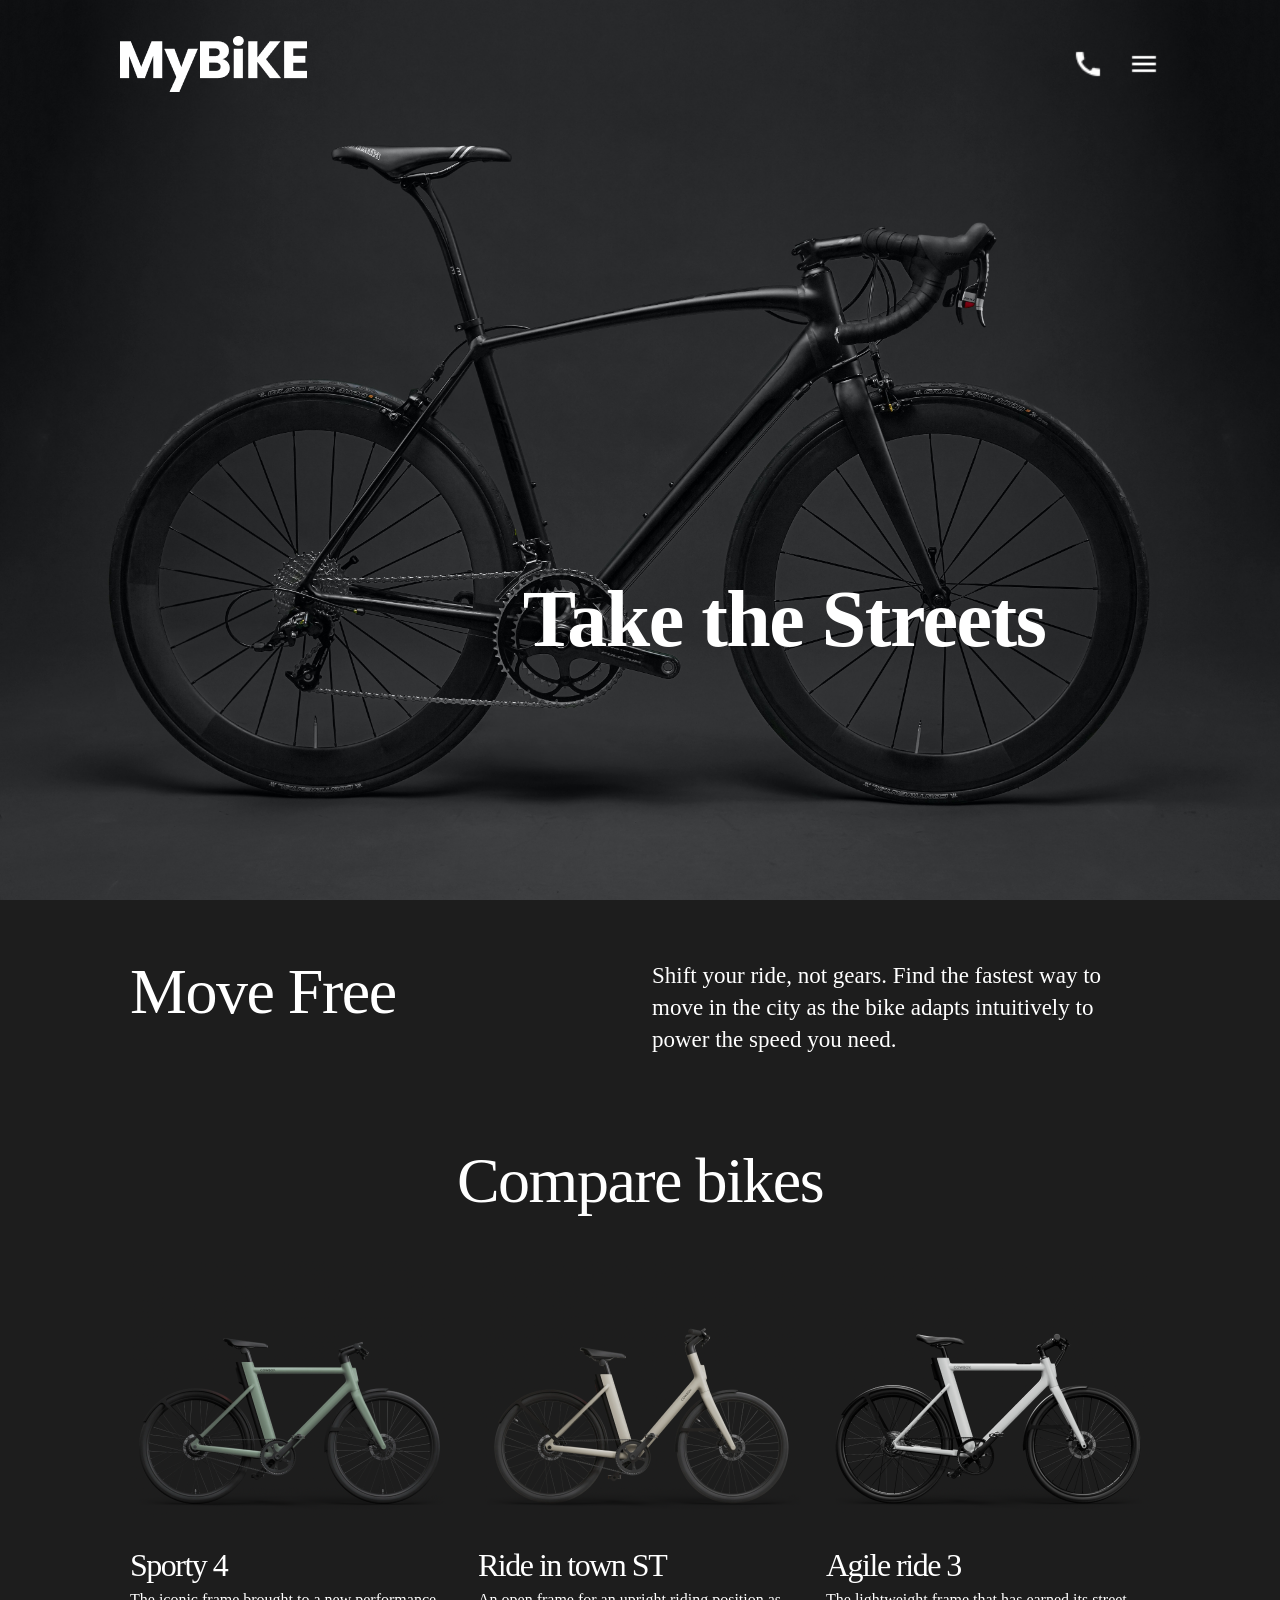
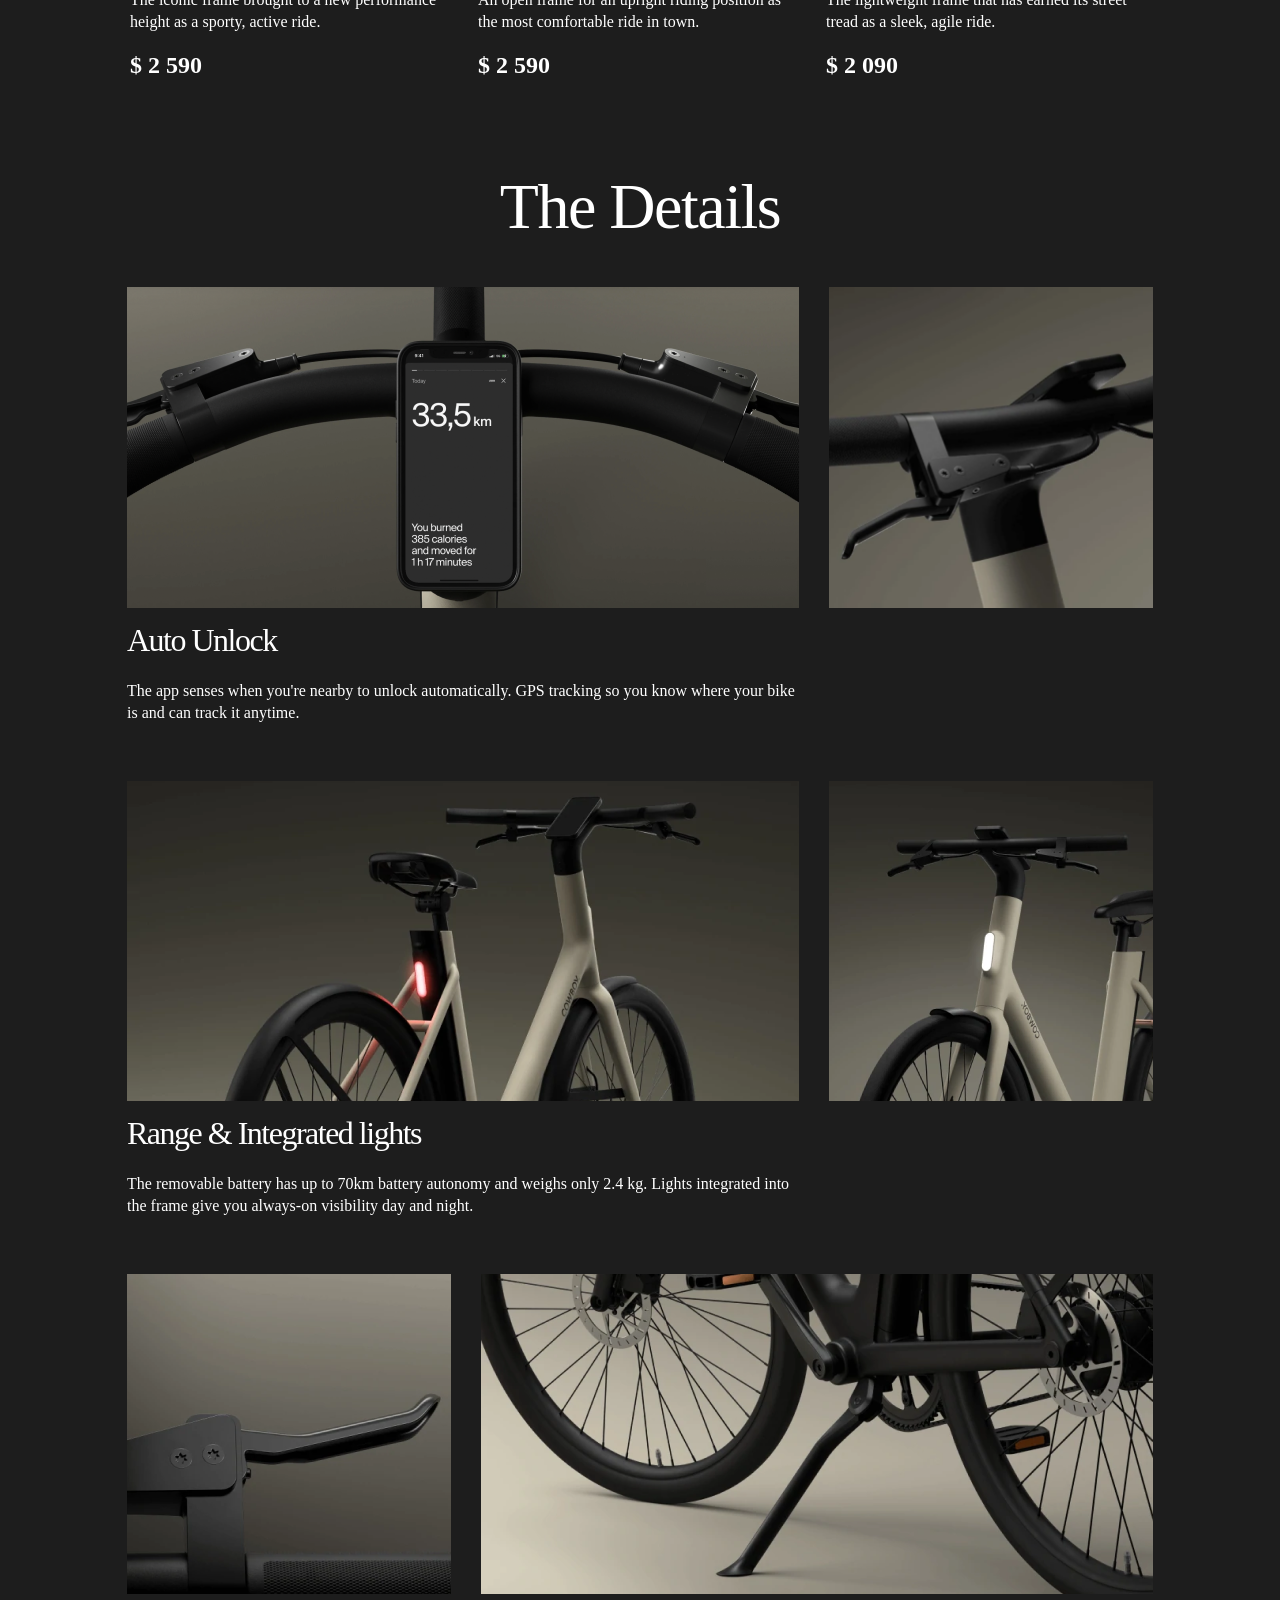
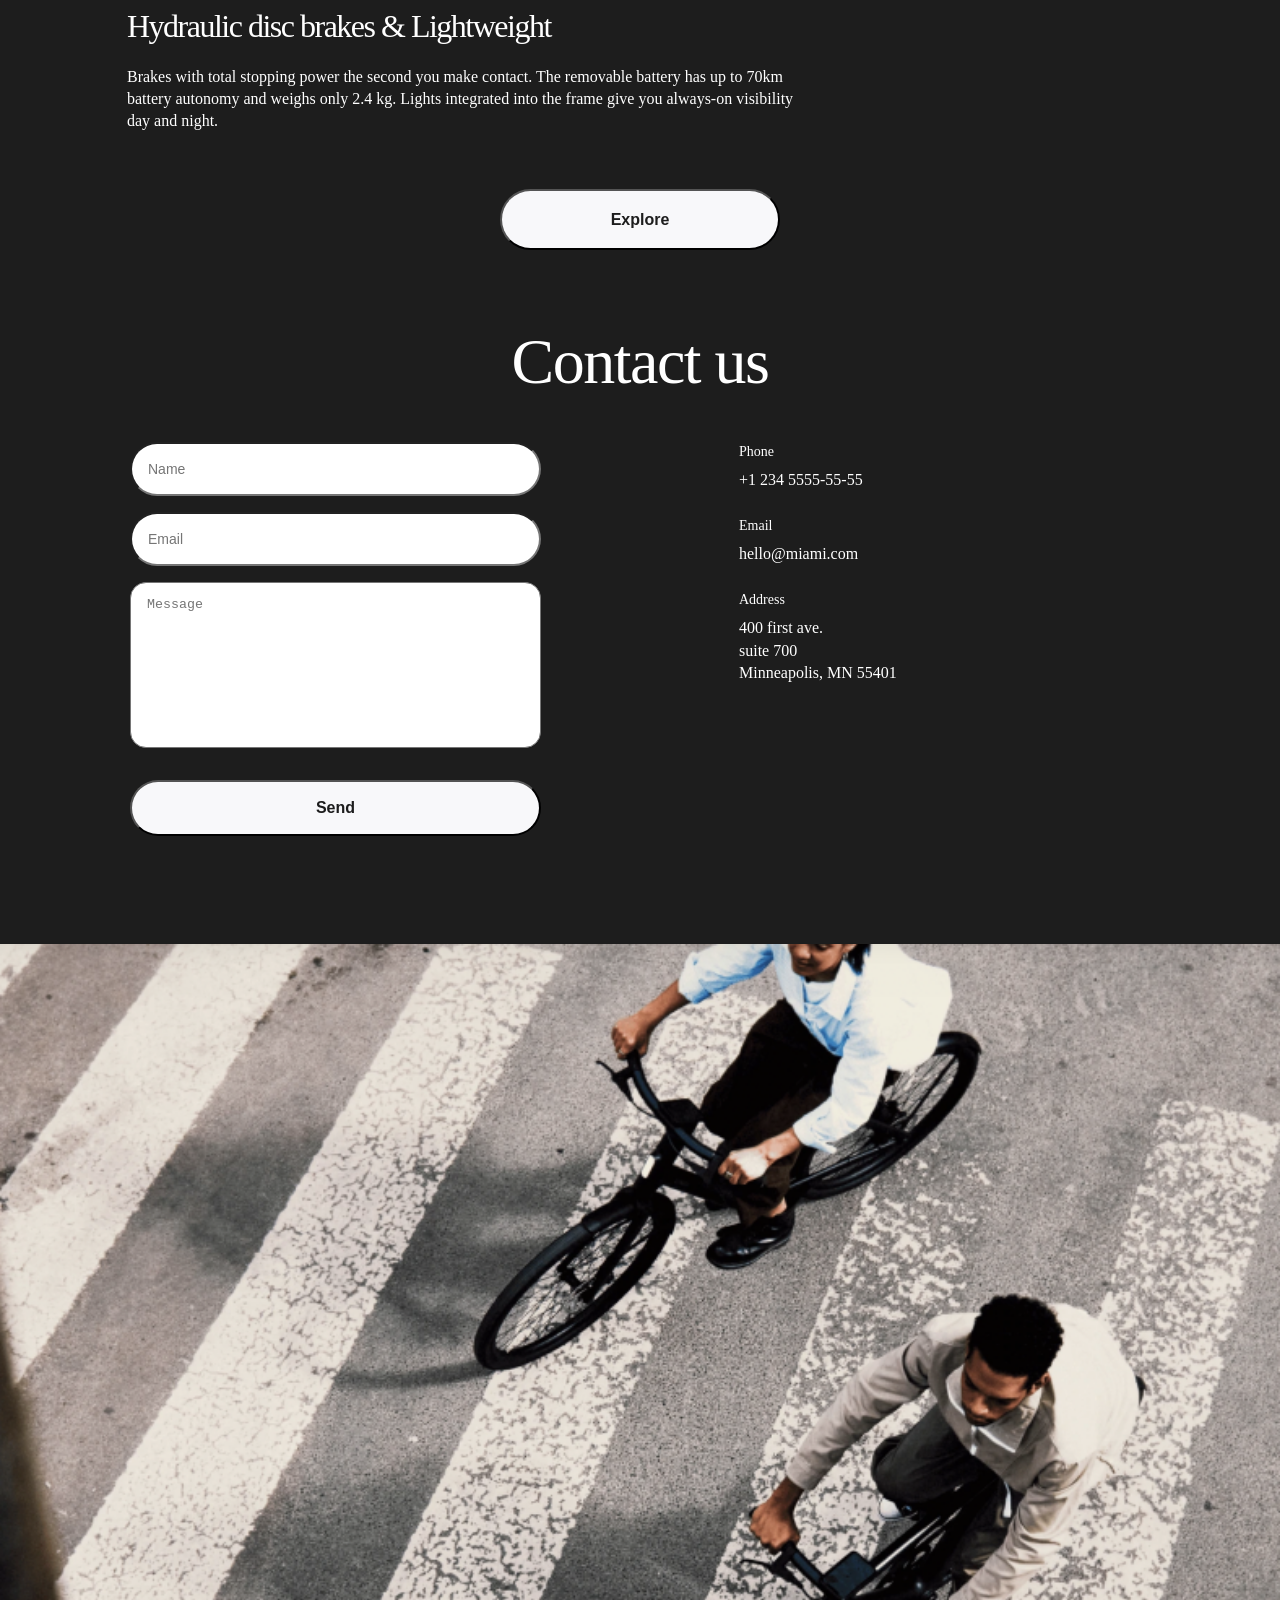
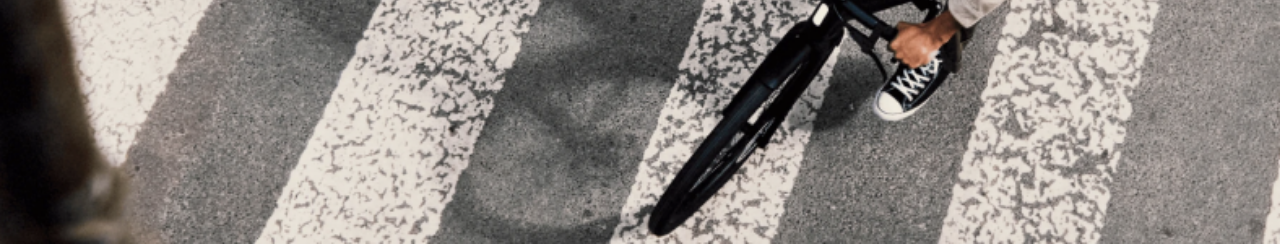
<file: index.html>
<!doctype html><html lang="en" class="page"><head><meta charset="utf-8"><meta name="viewport" content="width=device-width, initial-scale=1.0"><title>MYBIKE</title><link rel="icon shortcut" href="favicon.05863f8a.png" type="image/x-icon"><link rel="preconnect" href="https://fonts.googleapis.com"><link rel="preconnect" href="https://fonts.gstatic.com" crossorigin><link href="https://fonts.googleapis.com/css2?family=Poppins:ital,wght@0,100;0,200;0,300;0,400;0,500;0,600;0,700;0,800;0,900;1,100;1,200;1,300;1,400;1,500;1,600;1,700;1,800;1,900&family=Roboto:ital,wght@0,100..900;1,100..900&display=swap" rel="stylesheet"><link rel="stylesheet" href="index.17cad185.css"><script src="index.cabb280d.js" defer></script></head><body class="page_body"> <header class="header"> <div class="top-bar"> <a href="#"> <img src="logo.94a63031.png" alt="MYBIKE LOGO" class="top-bar__logo"> </a> <div class="top-bar__icons"> <span class="top-bar--phone">+1 234 555-55-55</span> <a href="tel:+1 234 5555-55-55" class="icon icon--phone"></a> <a href="#menu" class="icon icon--menu"></a> </div> </div> <div class="header__bottom"> <h1 class="header__title">Take the Streets</h1> </div> </header> <aside class="menu page__menu" id="menu"> <div class="menu__top top-bar"> <a href="#"> <img src="Menu_logo.7b7ab7cc.png" alt="MYBIKE LOGO" class="top-bar__logo"> </a> <a href="#" class="icon icon--close"></a> </div> <div class="menu__content"> <nav class="menu__nav nav"> <ul class="nav__list"> <li class="nav__item"> <a class="nav__link" href="#">Home</a> </li> <li class="nav__item"> <a class="nav__link" href="#about">About Us</a> </li> <li class="nav__item"> <a class="nav__link" href="#compare">Compare Bikes</a> </li> <li class="nav__item"> <a class="nav__link" href="#details">Details</a> </li> <li class="nav__item"> <a class="nav__link" href="#contact">Contacts</a> </li> </ul> </nav> <a href="tel:+1 234 5555-55-55" class="menu__phone-number">+1 234 5555-55-55</a> <a href="tel:+1 234 5555-55-55" class="menu__test-ride">Book a test ride</a> </div> </aside> <main class="container"> <section class="about" id="about"> <div class="about__block"> <h2 class="about__block--title">Move Free</h2> <p class="about__block--text">Shift your ride, not gears. Find the fastest way to move in the city as the bike adapts intuitively to power the speed you need.</p> </div> </section> <section class="compare" id="compare"> <div class="compare__block"> <h2 class="compare__block--title">Compare bikes</h2> <div class="compare__block--cards"> <div class="compare__block--card"> <img src="Sporty%204.4718d65d.png" alt="sporty 4" class="card__img"> <h3 class="compare__block--card-title">Sporty 4</h3> <p class="compare__block--card-text">The iconic frame brought to a new performance height as a sporty, active ride.</p> <p class="compare__block--card-price">$ 2 590</p> </div> <div class="compare__block--card"> <img src="Ride%20in%20town%20ST.fee996a6.png" alt="Ride in town ST" class="card__img"> <h3 class="compare__block--card-title">Ride in town ST</h3> <p class="compare__block--card-text">An open frame for an upright riding position as the most comfortable ride in town.</p> <p class="compare__block--card-price">$ 2 590</p> </div> <div class="compare__block--card"> <img src="Agile%20ride%203.1c0a3f37.png" alt="Agile ride 3" class="card__img"> <h3 class="compare__block--card-title">Agile ride 3</h3> <p class="compare__block--card-text">The lightweight frame that has earned its street tread as a sleek, agile ride.</p> <p class="compare__block--card-price">$ 2 090</p> </div> </div> </div> </section> <section class="details" id="details"> <div class="details__block"> <h2 class="details__block--title">The Details</h2> <div class="details__block--cards"> <div class="details__block--card"> <div class="details__block--card-pictures grid-picture-1"> <img src="Auto%20Unlock%20-%201.02bd300e.png" alt="Auto Unlock"> <img src="Auto%20Unlock%20-%202.d416be70.png" alt="Auto Unlock"> </div> <div class="details__block--card-detail"> <h3 class="details__block--card-title">Auto Unlock</h3> <p class="details__block--card-text">The app senses when you're nearby to unlock automatically. GPS tracking so you know where your bike is and can track it anytime.</p> </div> </div> <div class="details__block--card"> <div class="details__block--card-pictures grid-picture-2"> <img src="Range%20&%20Integrated%20lights%20-%201.753a9923.png" alt="Range & Integrated lights"> <img src="Range%20&%20Integrated%20lights%20-%202.33a6419a.png" alt="Range & Integrated lights"> </div> <div class="details__block--card-detail"> <h3 class="details__block--card-title">Range & Integrated lights</h3> <p class="details__block--card-text">The removable battery has up to 70km battery autonomy and weighs only 2.4 kg. Lights integrated into the frame give you always-on visibility day and night.</p> </div> </div> <div class="details__block--card"> <div class="details__block--card-pictures grid-picture-3"> <img src="Hydraulic%20disc%20brakes%20&%20Lightweight%20-%201.fbe07f48.png" alt="Hydraulic disc brakes & Lightweight"> <img src="Hydraulic%20disc%20brakes%20&%20Lightweight%20-%202.0ebc4f23.png" alt="Hydraulic disc brakes & Lightweight"> </div> <div class="details__block--card-detail"> <h3 class="details__block--card-title">Hydraulic disc brakes & Lightweight</h3> <p class="details__block--card-text">Brakes with total stopping power the second you make contact. The removable battery has up to 70km battery autonomy and weighs only 2.4 kg. Lights integrated into the frame give you always-on visibility day and night.</p> </div> </div> </div> <button class="details__block--button">Explore</button> </div> </section> <section class="contact" id="contact"> <div class="contact__block"> <h2 class="contact__block--title">Contact us</h2> <div class="contact__block--card"> <form onsubmit="this.reset(); return false;" class="contact__block--form"> <input type="text" name="name" placeholder="Name" class="form-name"> <input type="email" name="email" placeholder="Email" class="form-email"> <textarea name="message" placeholder="Message" class="form-textArea"></textarea> <button type="submit" class="form-button">Send</button> </form> <div class="contact__block--contacts"> <div class="contacts--phone"> <span>Phone</span> <a href="tel:+1 234 5555-55-55">+1 234 5555-55-55</a> </div> <div class="contacts--email"> <span>Email</span> <a href="mailto:hello@miami.com">hello@miami.com</a> </div> <div class="contacts--address"> <span>Address</span> <a href="https://maps.app.goo.gl/dfLNDp5kfVKCGmQC8" target="_blank">400 first ave. <br> suite 700 <br>Minneapolis, MN 55401</a> </div> </div> </div> </div> </section> </main> <footer class="footer"></footer> </body></html>
</file>
<file: index.17cad185.css>
.page{scroll-behavior:smooth}.page:has(.page__menu:target){overflow:hidden}.page_body{background-color:#1d1d1d;margin:0}.container{-ms-flex-pack:center;justify-content:center;width:280px;margin:0 auto;padding:60px 20px}@media (min-width:744px){.container{width:600px}}@media (min-width:1260px){.container{width:1020px}}.header{box-sizing:border-box;background-image:url(Cover_photo_header.bced6dda.png);background-position:100%;background-repeat:no-repeat;background-size:cover;-ms-flex-direction:column;flex-direction:column;-ms-flex-pack:justify;justify-content:space-between;height:100vh;display:-ms-flexbox;display:flex}@media (min-width:744px){.header{background-position:50%}}.header__title{letter-spacing:-1.5px;text-align:center;color:#fff;font-size:36px;font-weight:700;line-height:36px;position:relative;bottom:100%;left:35%}@media (min-width:744px){.header__title{width:600px;font-size:64px;line-height:64px}}@media (min-width:1260px){.header__title{width:672px;font-size:80px;line-height:80px}}.header__title__bottom{padding:0 20px 40px}.top-bar__icons{-ms-flex-align:center;align-items:center;gap:24px;display:-ms-flexbox;display:flex}.top-bar__logo{width:130px;display:-ms-flexbox;display:flex}@media (min-width:744px){.top-bar__logo{width:187px}}.top-bar--phone{letter-spacing:2px;color:#fff;font-size:12px;font-weight:700;line-height:16px;display:none}.icon--phone:hover .top-bar--phone{display:inline}.icon{width:24px;height:24px;display:block}@media (min-width:744px){.icon{width:32px;height:32px}}.icon--phone{background-image:url(Icon-Phone-call.cc4ea346.png);background-size:cover}.icon--phone:before{content:"+1 234 555-55-55";color:#fff;letter-spacing:2px;font-size:12px;font-weight:700;line-height:16px;display:none;position:absolute;top:4%;right:6%}.icon--phone:hover:before{display:block}.icon--menu{background-image:url(Icon-Burger-menu.2a2e46a4.png);background-size:cover;transition:background-image 1s}.icon--menu:hover{background-image:url(Icon-Burger-menu-hover.6d84898d.png)}.icon--close{background-image:url(Icon-Close.a5c973bd.png);background-size:cover}.page__menu{opacity:0;pointer-events:none;position:fixed;top:0;left:0;right:0}.page__menu:target{opacity:1;pointer-events:all}.top-bar{-ms-flex-pack:justify;justify-content:space-between;-ms-flex-align:center;align-items:center;padding:24px 20px;display:-ms-flexbox;display:flex}@media (min-width:744px){.top-bar{padding:36px 72px}}@media (min-width:1260px){.top-bar{padding:36px 120px}}.menu{box-sizing:border-box;text-transform:uppercase;background-color:#c2c2c2;height:100vh;font-weight:700;overflow:auto}.menu__logo{width:130px}@media (min-width:1260px){.menu__logo{width:187px}}.menu__top{margin-bottom:24px}.menu__nav{margin-bottom:40px}.menu__content{padding-left:20px;padding-right:20px}@media (min-width:744px){.menu__content{padding-left:72px;padding-right:72px}}@media (min-width:1260px){.menu__content{padding-left:120px;padding-right:120px}}.nav__list{-ms-flex-direction:column;flex-direction:column;gap:32px;margin:0;padding:0;list-style:none;display:-ms-flexbox;display:flex}.nav__link{color:#1d1d1d;letter-spacing:2px;font-size:22px;font-weight:600;line-height:22px;text-decoration:none}.menu__phone-number{color:#1d1d1d;margin-bottom:16px;font-size:16px;font-weight:600;line-height:27px;text-decoration:none;display:block}.menu__test-ride{color:#1d1d1d;letter-spacing:2px;border-bottom:1px solid #1d1d1d;width:-moz-fit-content;width:fit-content;padding-bottom:7px;font-size:12px;font-weight:600;line-height:16px;text-decoration:none;display:block}.about{padding-bottom:60px}.about__block{-ms-flex-direction:column;flex-direction:column;display:-ms-flexbox;display:flex}.about__block--title{letter-spacing:-1.5px;color:#fff;margin:0 0 32px;font-size:32px;font-weight:500;line-height:32px}.about__block--text{color:#fff;margin:0;font-size:23px;font-weight:500;line-height:32.2px}@media (min-width:744px){.about__block{-ms-flex-direction:row;flex-direction:row;-ms-flex-pack:justify;justify-content:space-between;gap:24px}.about__block--title{font-size:48px;line-height:48px}.about__block--text{max-width:288px}}@media (min-width:1260px){.about__block{-ms-flex-line-pack:center;align-content:center}.about__block--title{font-size:64px;line-height:64px}.about__block--text{max-width:498px}}.compare{padding-top:32px;padding-bottom:60px}.compare__block{-ms-flex-direction:column;flex-direction:column;-ms-flex-align:center;align-items:center;display:-ms-flexbox;display:flex}.compare__block--title{color:#fff;letter-spacing:-1.5px;text-align:center;margin:0 0 48px;font-size:32px;font-weight:500;line-height:32px}@media (min-width:744px){.compare__block--title{font-size:48px;line-height:48px}}@media (min-width:1260px){.compare__block--title{font-size:64px;line-height:64px}}.compare__block--cards{grid-template-columns:repeat(1,280px);display:grid}@media (min-width:1260px){.compare__block--cards{grid-template-columns:repeat(3,324px);gap:24px}}.compare__block--card{-ms-flex-direction:column;flex-direction:column;-ms-flex-align:start;align-items:flex-start;display:-ms-flexbox;display:flex}.compare__block--card-title{color:#fff;letter-spacing:-1.5px;margin:32px 0 8px;font-size:32px;font-weight:500;line-height:32px}.compare__block--card-text{color:#fff;margin:0 0 16px;font-size:16px;font-weight:400;line-height:22.4px}.compare__block--card-price{color:#fff;margin:0;font-size:24px;font-weight:700;line-height:33.6px}.details{padding-top:32px;padding-bottom:40px}.details__block{-ms-flex-direction:column;flex-direction:column;-ms-flex-align:center;align-items:center;max-width:100%;display:-ms-flexbox;display:flex}.details__block--title{color:#fff;letter-spacing:-1.5px;text-align:center;margin:0 0 48px;font-size:32px;font-weight:500;line-height:32px}.details__block--cards{-ms-flex-direction:column;flex-direction:column;-ms-flex-pack:center;justify-content:center;display:-ms-flexbox;display:flex}.details__block--card{-ms-flex-direction:column;flex-direction:column;margin:0 0 40px;display:-ms-flexbox;display:flex}.details__block--card-pictures{grid-template-columns:repeat(2,130px);-ms-flex-pack:center;justify-content:center;gap:30px;width:100%;margin:0 0 16px;display:grid}.details__block--card-pictures img{object-fit:cover;width:100%;height:100%}.details__block--card-detail{-ms-flex-direction:column;flex-direction:column;max-width:100%;display:-ms-flexbox;display:flex}.details__block--card-title{color:#fff;letter-spacing:-1.5px;width:100%;margin:0 0 8px;font-size:32px;font-weight:500;line-height:32px}.details__block--card-text{color:#fff;max-width:672px;font-size:16px;font-weight:400;line-height:22.4px}.details__block--button{text-align:center;color:#1d1d1d;background-color:#f8f8fa;border-radius:40px;justify-items:center;width:100%;max-width:280px;padding-top:15px;padding-bottom:15px;font-size:16px;font-weight:700;line-height:27px;display:inline-block}.details__block--button:hover{box-shadow:1px 4px 16px rgba(232,232,240,.4)}.details__block--button:active{box-shadow:1px 4px 16px rgba(232,232,240,.64)}@media (min-width:744px){.grid-picture-1,.grid-picture-2{grid-template-columns:392px 184px}.grid-picture-3{grid-template-columns:184px 395px}.details__block--title{font-size:48px;line-height:48px}}@media (min-width:1260px){.grid-picture-1,.grid-picture-2{grid-template-columns:672px 324px}.grid-picture-3{grid-template-columns:324px 672px}.details__block--title{font-size:64px;line-height:64px}}.contact{padding-top:40px}.contact__block{-ms-flex-direction:column;flex-direction:column;-ms-flex-align:center;align-items:center;display:-ms-flexbox;display:flex}.contact__block--title{color:#fff;letter-spacing:-1.5px;text-align:center;margin:0 0 48px;font-size:32px;font-weight:500;line-height:32px}@media (min-width:744px){.contact__block--title{font-size:48px;line-height:48px}}@media (min-width:1260px){.contact__block--title{font-size:64px;line-height:64px}}.contact__block--card{-ms-flex-direction:column;flex-direction:column;-ms-flex-align:start;align-items:flex-start;width:100%;display:-ms-flexbox;display:flex}@media (min-width:744px){.contact__block--card{-ms-flex-direction:row;flex-direction:row;-ms-flex-pack:center;justify-content:center;gap:24px}}@media (min-width:1260px){.contact__block--card{-ms-flex-pack:start;justify-content:flex-start;gap:198px}}.contact__block--form{-ms-flex-direction:column;flex-direction:column;-ms-flex-pack:center;justify-content:center;width:100%;max-width:280px;margin-bottom:48px;display:-ms-flexbox;display:flex}@media (min-width:1260px){.contact__block--form{max-width:411px}}.contact__block--form input{font-size:14px;font-weight:400;line-height:20px}.form-name,.form-email{color:#7e7e83;border-radius:40px;height:48px;margin-bottom:16px;padding-left:16px}.form-textArea{resize:none;color:#7e7e83;border-radius:16px;height:148px;margin-bottom:32px;padding-top:14px;padding-left:16px}.form-button{color:#1d1d1d;background-color:#f8f8fa;border-radius:40px;height:56px;font-size:16px;font-weight:700;line-height:27px}.form-button:hover{box-shadow:1px 4px 16px rgba(232,232,240,.4)}.form-button:active{box-shadow:1px 4px 16px rgba(232,232,240,.64)}.contact__block--contacts{-ms-flex-direction:column;flex-direction:column;max-width:100%;display:-ms-flexbox;display:flex}.contacts--phone,.contacts--email,.contacts--address{-ms-flex-direction:column;flex-direction:column;gap:8px;margin-bottom:24px;display:-ms-flexbox;display:flex}.contacts--phone span,.contacts--email span,.contacts--address span{color:#fff;font-size:14px;font-weight:400;line-height:19.6px}.contacts--phone a,.contacts--email a,.contacts--address a{text-align:left;color:#fff;font-size:16px;font-weight:500;line-height:22.4px;text-decoration:none}.footer{z-index:-1;background-image:url(Cover_photo_footer.44bd9ffb.png);background-position:50%;background-repeat:no-repeat;background-size:cover;height:100vh;position:sticky}
/*# sourceMappingURL=index.17cad185.css.map */
</file>
